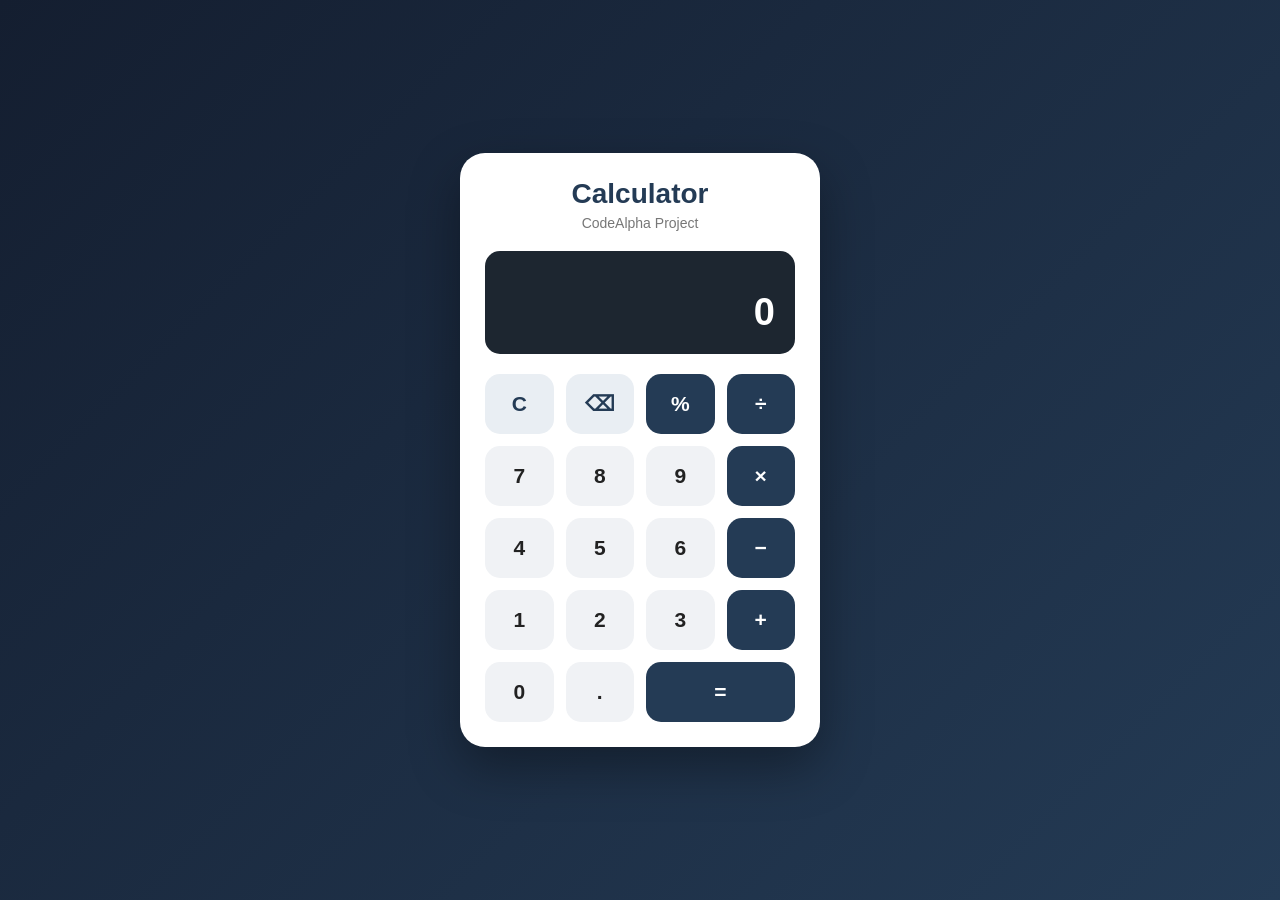
<file: CodeAlpha_Calculator/index.html>
<!DOCTYPE html>
<html lang="en">

<head>
    <meta charset="UTF-8">
    <meta name="viewport" content="width=device-width, initial-scale=1.0">

    <title>Calculator | CodeAlpha</title>

    <link rel="stylesheet" href="style.css">
</head>

<body>

    <div class="calculator">

        <div class="calculator-header">
            <h1>Calculator</h1>
            <p>CodeAlpha Project</p>
        </div>

        <div class="display">
            <div id="previous-display"></div>
            <div id="current-display">0</div>
        </div>

        
        <div class="buttons">

            <button class="special" data-action="clear">C</button>
            <button class="special" data-action="delete">⌫</button>
            <button class="operator" data-operator="%">%</button>
            <button class="operator" data-operator="/">÷</button>

            <button data-number="7">7</button>
            <button data-number="8">8</button>
            <button data-number="9">9</button>
            <button class="operator" data-operator="*">×</button>

            <button data-number="4">4</button>
            <button data-number="5">5</button>
            <button data-number="6">6</button>
            <button class="operator" data-operator="-">−</button>

            <button data-number="1">1</button>
            <button data-number="2">2</button>
            <button data-number="3">3</button>
            <button class="operator" data-operator="+">+</button>

            <button data-number="0" class="zero">0</button>
            <button data-number=".">.</button>
            <button class="equal" data-action="calculate">=</button>

        </div>

    </div>

    <script src="script.js"></script>

</body>

</html>
</file>
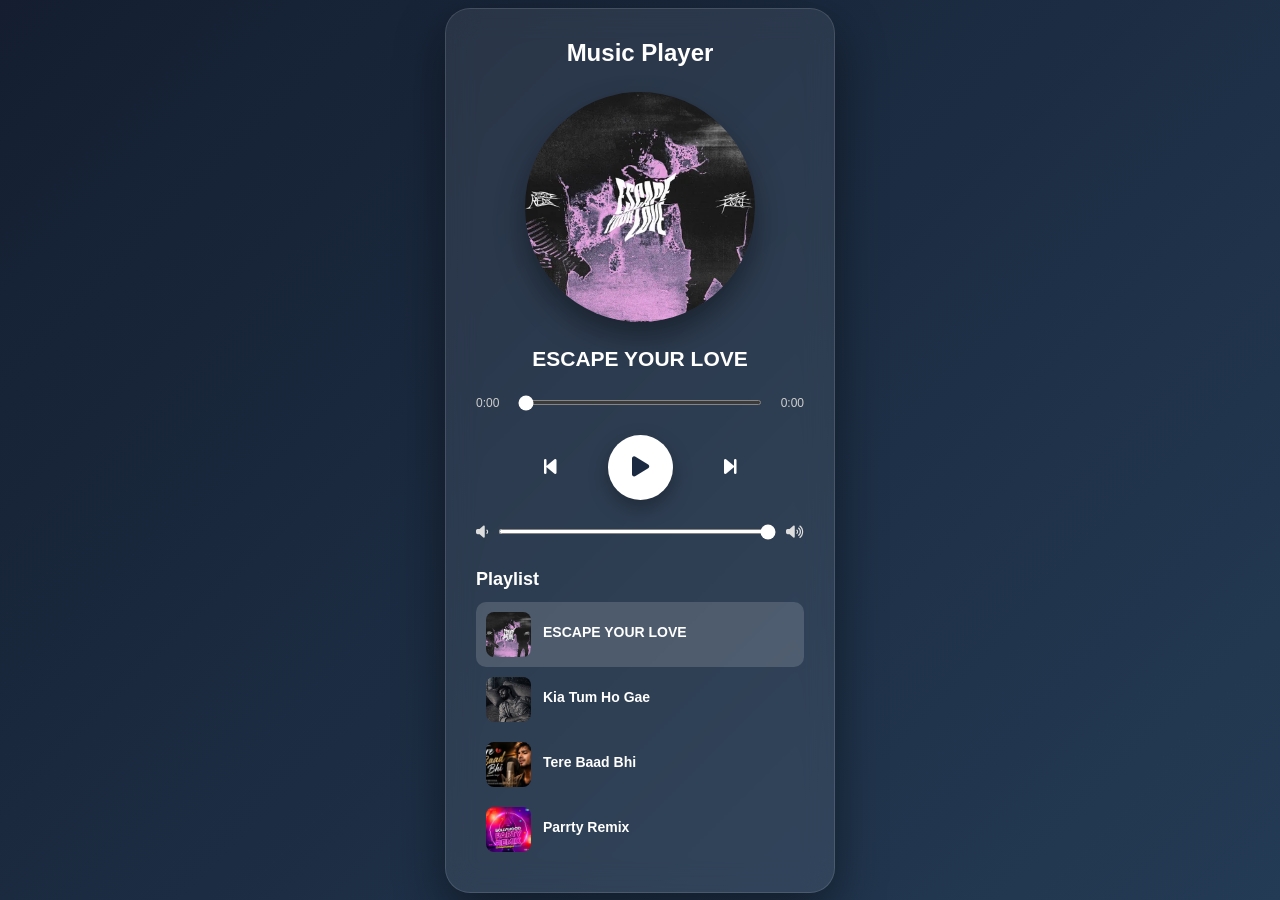
<file: Music-Player/index.html>
<!DOCTYPE html>
<html lang="en">

<head>
    <meta charset="UTF-8">
    <meta name="viewport" content="width=device-width, initial-scale=1.0">

    <title>Music Player</title>

    <link rel="stylesheet" href="style.css">

    <link
        rel="stylesheet"
        href="https://cdnjs.cloudflare.com/ajax/libs/font-awesome/6.5.2/css/all.min.css"
    >
</head>

<body>

    <div class="music-player">

        <h1>Music Player</h1>

        <div class="album-container">

            <img
                id="albumCover"
                src="images/cover1.jpg"
                alt="Album Cover"
            >

        </div>

        <div class="song-info">

            <h2 id="songTitle">Song Title</h2>

        </div>

        <div class="progress-container">

            <span id="currentTime">0:00</span>

            <input
                type="range"
                id="progressBar"
                value="0"
                min="0"
                max="100"
            >

            <span id="duration">0:00</span>

        </div>

        <div class="controls">

            <button id="previousBtn" title="Previous">
                <i class="fa-solid fa-backward-step"></i>
            </button>

            <button
                id="playBtn"
                class="play-button"
                title="Play / Pause"
            >
                <i class="fa-solid fa-play"></i>
            </button>

            <button id="nextBtn" title="Next">
                <i class="fa-solid fa-forward-step"></i>
            </button>

        </div>

        <div class="volume-container">

            <i class="fa-solid fa-volume-low"></i>

            <input
                type="range"
                id="volumeBar"
                min="0"
                max="1"
                step="0.01"
                value="1"
            >

            <i class="fa-solid fa-volume-high"></i>

        </div>

        <div class="playlist">

            <h3>Playlist</h3>

            <div id="playlistSongs"></div>

        </div>

        <audio id="audioPlayer"></audio>

    </div>

    <script src="script.js"></script>

</body>

</html>
</file>
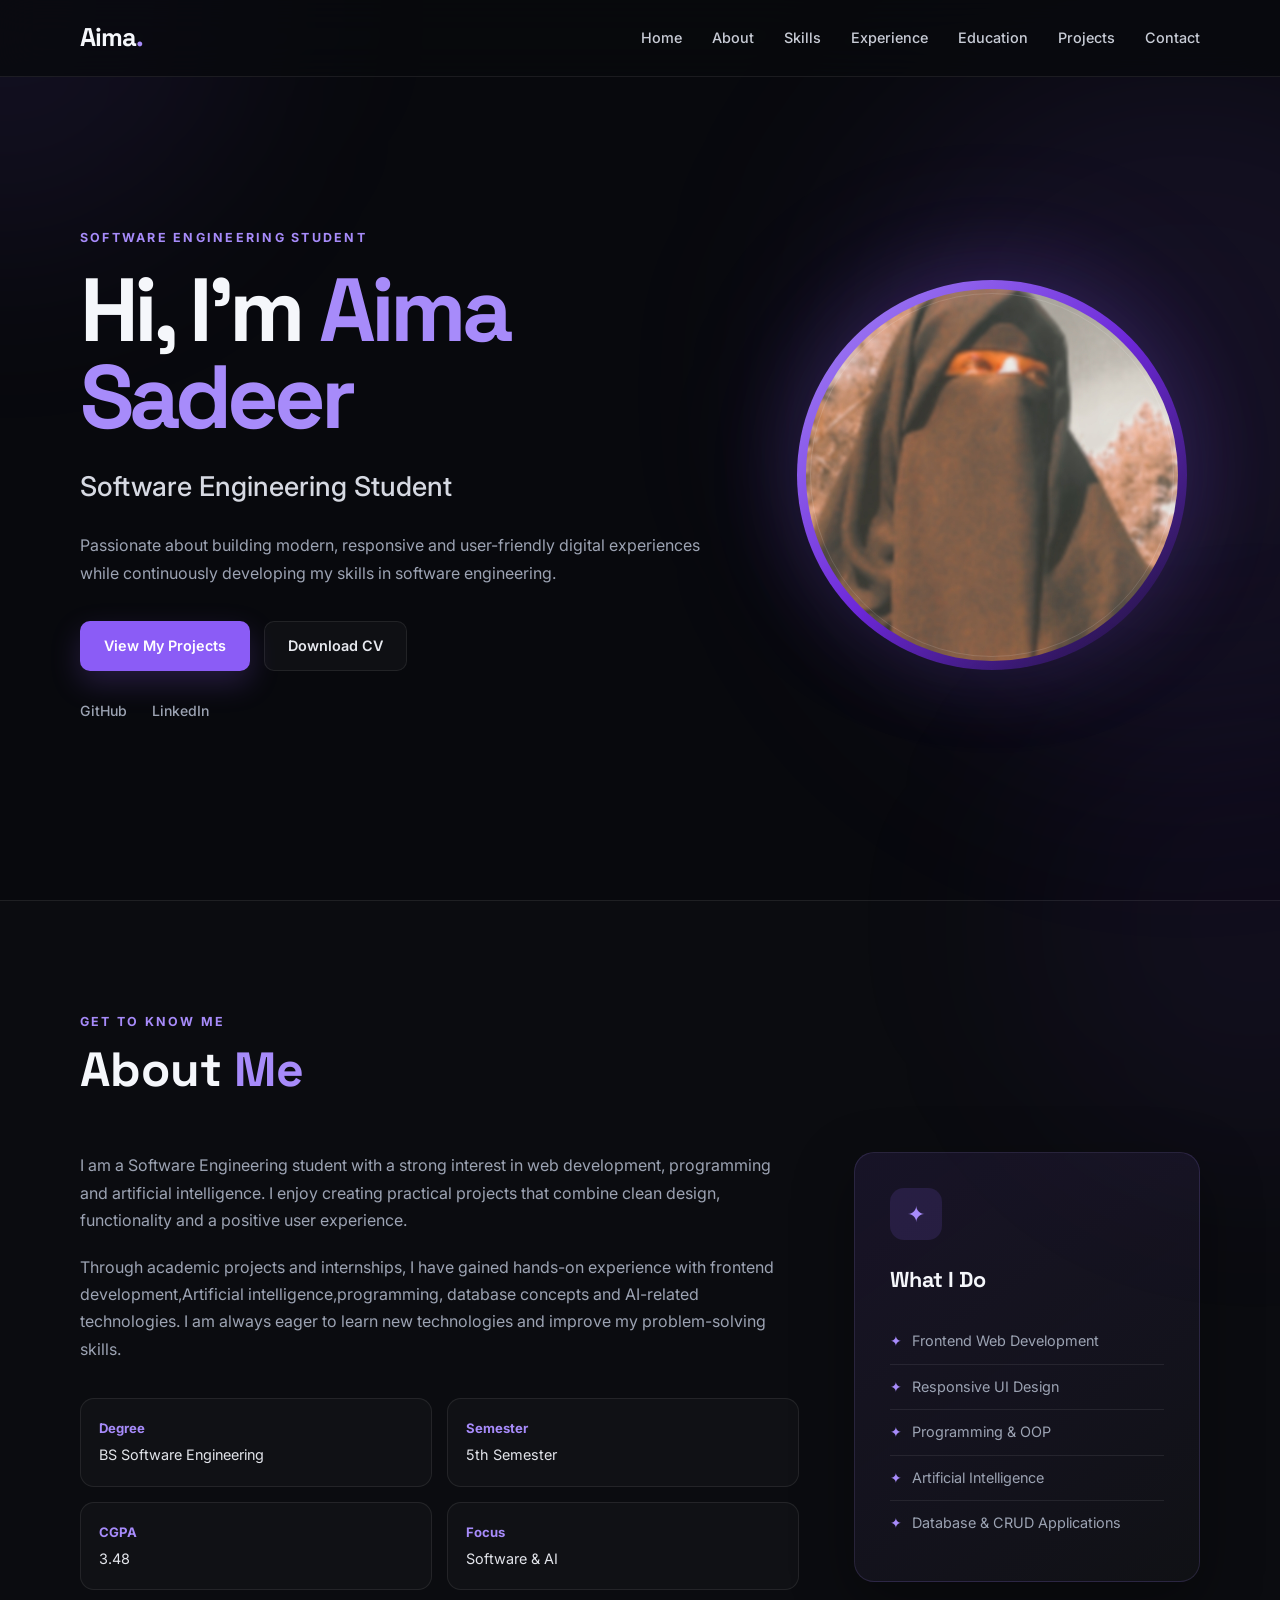
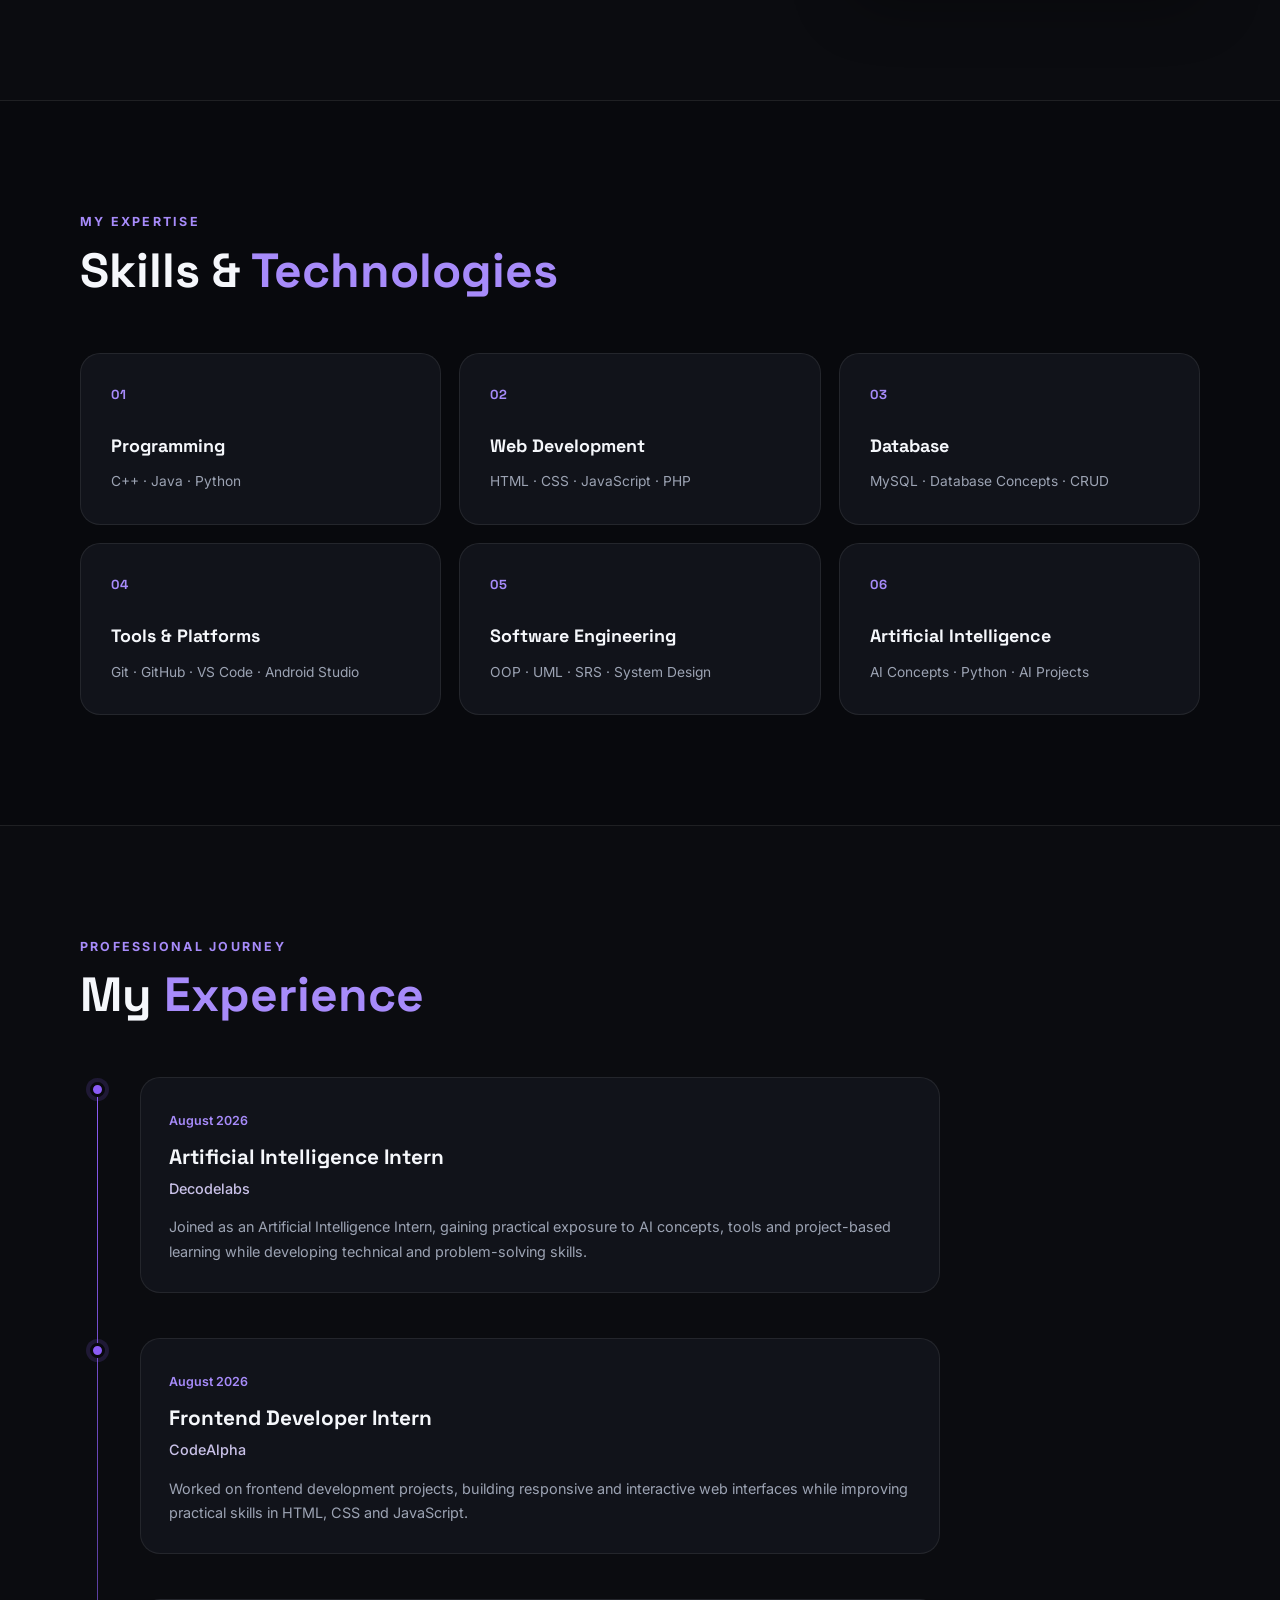
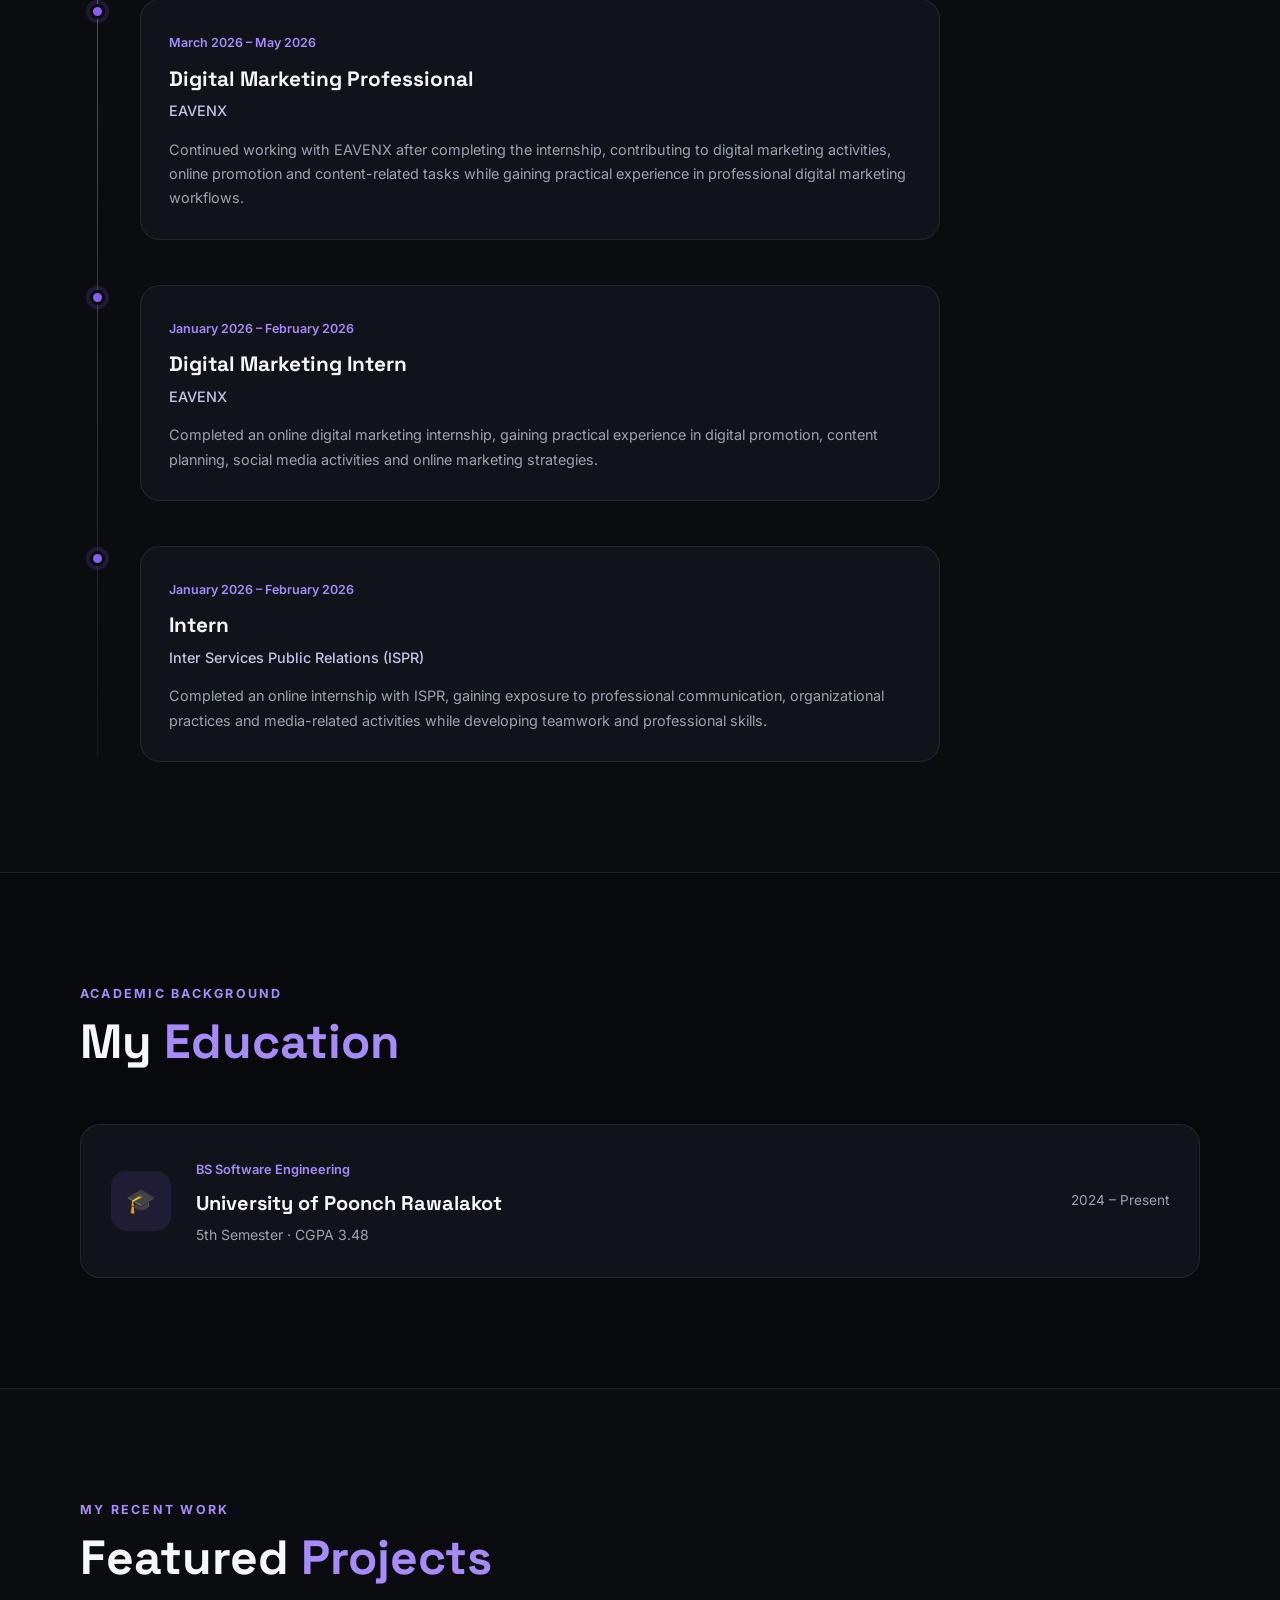
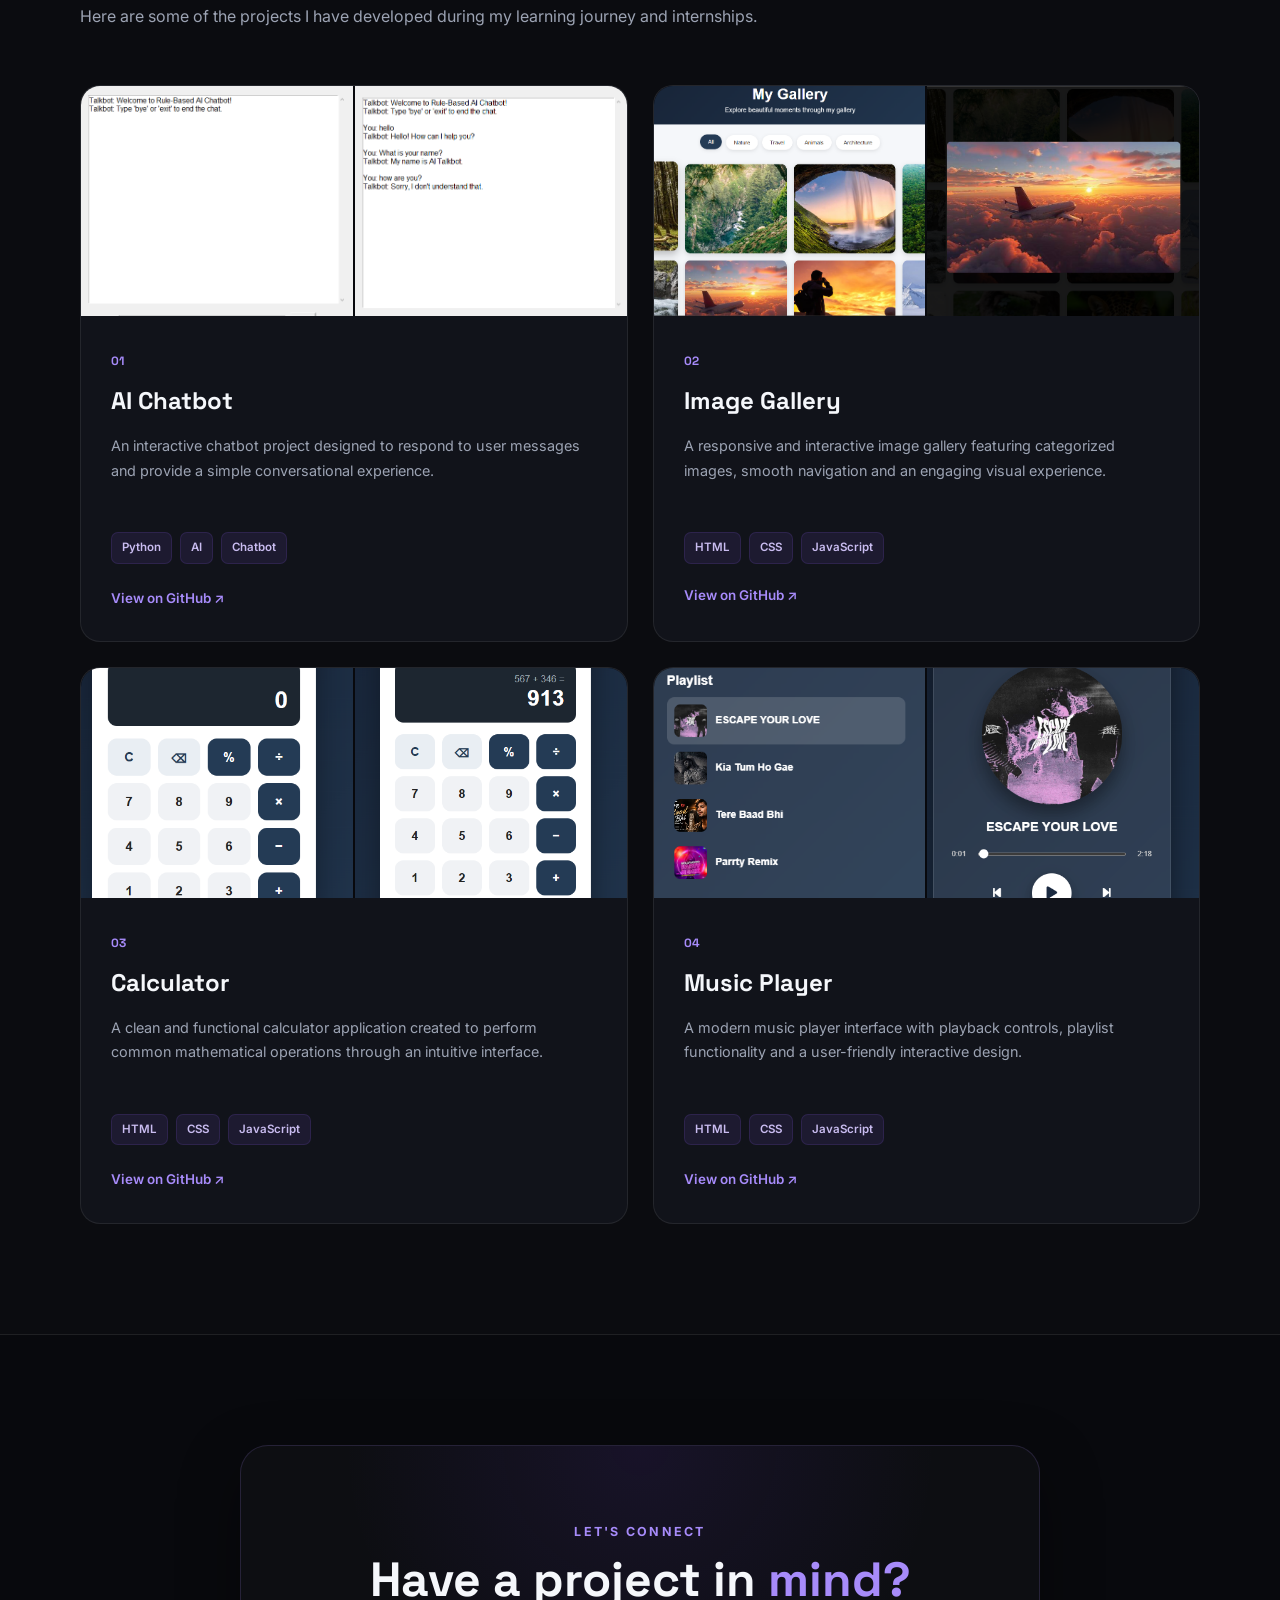
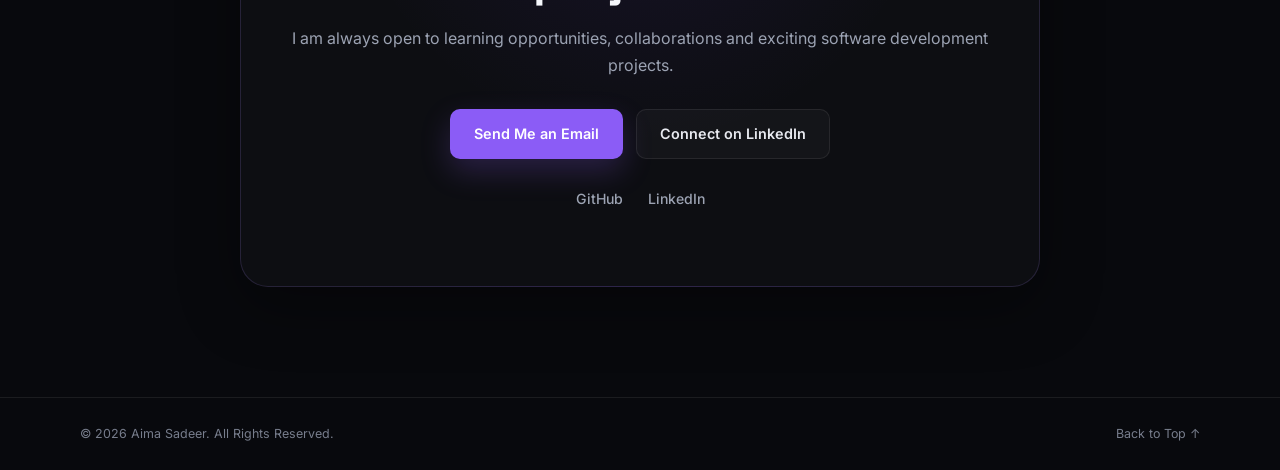
<file: My-Portfolio/index.html>
<!DOCTYPE html>
<html lang="en">
<head>
    <meta charset="UTF-8">
    <meta name="viewport" content="width=device-width, initial-scale=1.0">
    <meta name="description" content="Aima Sadeer - Software Engineering Student and AI Intern Portfolio">
    <title>Aima Sadeer | Software Engineer Portfolio</title>
    <link rel="stylesheet" href="style.css">
</head>
<body>

    <header class="header">
        <nav class="navbar container">
            <a href="#home" class="logo">Aima<span>.</span></a>

            <button class="menu-toggle" id="menuToggle" aria-label="Toggle navigation">
                <span></span>
                <span></span>
                <span></span>
            </button>

            <ul class="nav-links" id="navLinks">
                <li><a href="#home">Home</a></li>
                <li><a href="#about">About</a></li>
                <li><a href="#skills">Skills</a></li>
                <li><a href="#experience">Experience</a></li>
                <li><a href="#education">Education</a></li>
                <li><a href="#projects">Projects</a></li>
                <li><a href="#contact">Contact</a></li>
            </ul>
        </nav>
    </header>

    <main>

        <section class="hero" id="home">
            <div class="container hero-content">
                <div class="hero-text">
                    <p class="eyebrow">SOFTWARE ENGINEERING STUDENT</p>
                    <h1>Hi, I'm <span>Aima Sadeer</span></h1>
                    <h2>Software Engineering Student </h2>
                    <p class="hero-description">
                        Passionate about building modern, responsive and user-friendly digital experiences while continuously developing my skills in software engineering.
                    </p>

                    <div class="hero-buttons">
                        <a href="#projects" class="btn btn-primary">View My Projects</a>
                        <a href="assets/Aima-Sadeer-CV.pdf" class="btn btn-secondary" download>Download CV</a>
                    </div>

                    <div class="social-links">
                        <a href="https://github.com/Aima-Sadeer" target="_blank" rel="noopener noreferrer">GitHub</a>
                        <a href="https://www.linkedin.com/in/aima-khan-685179382" target="_blank" rel="noopener noreferrer">LinkedIn</a>
                    </div>
                </div>

                <div class="hero-image">
                    <div class="image-glow"></div>
                    <div class="profile-frame">
                        <img src="images/profile.jpg" alt="Aima Sadeer">
                    </div>
                </div>
            </div>
        </section>

        <section class="about section" id="about">
            <div class="container">
                <div class="section-heading">
                    <p class="eyebrow">GET TO KNOW ME</p>
                    <h2>About <span>Me</span></h2>
                </div>

                <div class="about-grid">
                    <div class="about-text">
                        <p>
                            I am a Software Engineering student with a strong interest in web development, programming and artificial intelligence. I enjoy creating practical projects that combine clean design, functionality and a positive user experience.
                        </p>
                        <p>
                            Through academic projects and internships, I have gained hands-on experience with frontend development,Artificial intelligence,programming, database concepts and AI-related technologies. I am always eager to learn new technologies and improve my problem-solving skills.
                        </p>

                        <div class="about-info">
                            <div>
                                <strong>Degree</strong>
                                <span>BS Software Engineering</span>
                            </div>
                            <div>
                                <strong>Semester</strong>
                                <span>5th Semester</span>
                            </div>
                            <div>
                                <strong>CGPA</strong>
                                <span>3.48</span>
                            </div>
                            <div>
                                <strong>Focus</strong>
                                <span>Software & AI</span>
                            </div>
                        </div>
                    </div>

                    <div class="about-card">
                        <div class="about-card-icon">✦</div>
                        <h3>What I Do</h3>
                        <ul>
                            <li>Frontend Web Development</li>
                            <li>Responsive UI Design</li>
                            <li>Programming & OOP</li>
                            <li>Artificial Intelligence</li>
                            <li>Database & CRUD Applications</li>
                        </ul>
                    </div>
                </div>
            </div>
        </section>

        <section class="skills section" id="skills">
            <div class="container">
                <div class="section-heading">
                    <p class="eyebrow">MY EXPERTISE</p>
                    <h2>Skills & <span>Technologies</span></h2>
                </div>

                <div class="skills-grid">
                    <div class="skill-card">
                        <div class="skill-icon">01</div>
                        <h3>Programming</h3>
                        <p>C++ · Java · Python</p>
                    </div>

                    <div class="skill-card">
                        <div class="skill-icon">02</div>
                        <h3>Web Development</h3>
                        <p>HTML · CSS · JavaScript · PHP</p>
                    </div>

                    <div class="skill-card">
                        <div class="skill-icon">03</div>
                        <h3>Database</h3>
                        <p>MySQL · Database Concepts · CRUD</p>
                    </div>

                    <div class="skill-card">
                        <div class="skill-icon">04</div>
                        <h3>Tools & Platforms</h3>
                        <p>Git · GitHub · VS Code · Android Studio</p>
                    </div>

                    <div class="skill-card">
                        <div class="skill-icon">05</div>
                        <h3>Software Engineering</h3>
                        <p>OOP · UML · SRS · System Design</p>
                    </div>

                    <div class="skill-card">
                        <div class="skill-icon">06</div>
                        <h3>Artificial Intelligence</h3>
                        <p>AI Concepts · Python · AI Projects</p>
                    </div>
                </div>
            </div>
        </section>

        <section class="experience section" id="experience">
            <div class="container">
                <div class="section-heading">
                    <p class="eyebrow">PROFESSIONAL JOURNEY</p>
                    <h2>My <span>Experience</span></h2>
                </div>

                <div class="timeline">

                    <div class="timeline-item">
                        <div class="timeline-dot"></div>
                        <div class="timeline-content">
                            <span class="timeline-date">August 2026</span>
                            <h3>Artificial Intelligence Intern</h3>
                            <h4>Decodelabs</h4>
                            <p>
                                Joined as an Artificial Intelligence Intern, gaining practical exposure to AI concepts, tools and project-based learning while developing technical and problem-solving skills.
                            </p>
                        </div>
                    </div>

                    <div class="timeline-item">
                        <div class="timeline-dot"></div>
                        <div class="timeline-content">
                            <span class="timeline-date">August 2026</span>
                            <h3>Frontend Developer Intern</h3>
                            <h4>CodeAlpha</h4>
                            <p>
                                Worked on frontend development projects, building responsive and interactive web interfaces while improving practical skills in HTML, CSS and JavaScript.
                            </p>
                        </div>
                    </div>
                    <div class="timeline-item">
    <div class="timeline-dot"></div>
    <div class="timeline-content">
        <span class="timeline-date">March 2026 – May 2026</span>
        <h3>Digital Marketing Professional</h3>
        <h4>EAVENX</h4>
        <p>
            Continued working with EAVENX after completing the internship, contributing to digital marketing activities, online promotion and content-related tasks while gaining practical experience in professional digital marketing workflows.
        </p>
    </div>
</div>

<div class="timeline-item">
    <div class="timeline-dot"></div>
    <div class="timeline-content">
        <span class="timeline-date">January 2026 – February 2026</span>
        <h3>Digital Marketing Intern</h3>
        <h4>EAVENX</h4>
        <p>
            Completed an online digital marketing internship, gaining practical experience in digital promotion, content planning, social media activities and online marketing strategies.
        </p>
    </div>
</div>

<div class="timeline-item">
    <div class="timeline-dot"></div>
    <div class="timeline-content">
        <span class="timeline-date">January 2026 – February 2026</span>
        <h3>Intern</h3>
        <h4>Inter Services Public Relations (ISPR)</h4>
        <p>
            Completed an online internship with ISPR, gaining exposure to professional communication, organizational practices and media-related activities while developing teamwork and professional skills.
        </p>
    </div>
</div>

                </div>
            </div>
        </section>

        <section class="education section" id="education">
            <div class="container">
                <div class="section-heading">
                    <p class="eyebrow">ACADEMIC BACKGROUND</p>
                    <h2>My <span>Education</span></h2>
                </div>

                <div class="education-card">
                    <div class="education-icon">🎓</div>
                    <div class="education-content">
                        <span>BS Software Engineering</span>
                        <h3>University of Poonch Rawalakot</h3>
                        <p>5th Semester · CGPA 3.48</p>
                    </div>
                    <div class="education-year">2024 – Present</div>
                </div>
            </div>
        </section>

        <section class="projects section" id="projects">
            <div class="container">
                <div class="section-heading">
                    <p class="eyebrow">MY RECENT WORK</p>
                    <h2>Featured <span>Projects</span></h2>
                    <p>Here are some of the projects I have developed during my learning journey and internships.</p>
                </div>

                <div class="projects-grid">

                    <article class="project-card">
                        <div class="project-images">
                            <img src="images/chatbot-1.jpg" alt="AI Chatbot Screenshot 1">
                            <img src="images/chatbot-2.jpg" alt="AI Chatbot Screenshot 2">
                        </div>
                        <div class="project-content">
                            <span class="project-number">01</span>
                            <h3>AI Chatbot</h3>
                            <p>
                                An interactive chatbot project designed to respond to user messages and provide a simple conversational experience.
                            </p>
                            <div class="project-tags">
                                <span>Python</span>
                                <span>AI</span>
                                <span>Chatbot</span>
                            </div>
                            <a href="https://github.com/Aima-Sadeer/AI-Chatbot" target="_blank" rel="noopener noreferrer" class="project-link">View on GitHub ↗</a>
                        </div>
                    </article>

                    <article class="project-card">
                        <div class="project-images">
                            <img src="images/image-gallery-1.jpg" alt="Image Gallery Screenshot 1">
                            <img src="images/image-gallery-2.jpg" alt="Image Gallery Screenshot 2">
                        </div>
                        <div class="project-content">
                            <span class="project-number">02</span>
                            <h3>Image Gallery</h3>
                            <p>
                                A responsive and interactive image gallery featuring categorized images, smooth navigation and an engaging visual experience.
                            </p>
                            <div class="project-tags">
                                <span>HTML</span>
                                <span>CSS</span>
                                <span>JavaScript</span>
                            </div>
                            <div class="project-buttons">
                        
                                <a href="https://github.com/Aima-Sadeer/CodeAlpha_ImageGallery" target="_blank" rel="noopener noreferrer" class="project-link">View on GitHub ↗</a>
                            </div>
                        </div>
                    </article>

                    <article class="project-card">
                        <div class="project-images">
                            <img src="images/calculator-1.jpg" alt="Calculator Screenshot 1">
                            <img src="images/calculator-2.jpg" alt="Calculator Screenshot 2">
                        </div>
                        <div class="project-content">
                            <span class="project-number">03</span>
                            <h3>Calculator</h3>
                            <p>
                                A clean and functional calculator application created to perform common mathematical operations through an intuitive interface.
                            </p>
                            <div class="project-tags">
                                <span>HTML</span>
                                <span>CSS</span>
                                <span>JavaScript</span>
                            </div>
                            <a href="https://github.com/Aima-Sadeer/CodeAlpha_Calculator" target="_blank" rel="noopener noreferrer" class="project-link">View on GitHub ↗</a>
                        </div>
                    </article>

                    <article class="project-card">
                        <div class="project-images">
                            <img src="images/music-player-1.png" alt="Music Player Screenshot 1">
                            <img src="images/music-player-2.png" alt="Music Player Screenshot 2">
                        </div>
                        <div class="project-content">
                            <span class="project-number">04</span>
                            <h3>Music Player</h3>
                            <p>
                                A modern music player interface with playback controls, playlist functionality and a user-friendly interactive design.
                            </p>
                            <div class="project-tags">
                                <span>HTML</span>
                                <span>CSS</span>
                                <span>JavaScript</span>
                            </div>
                            <a href="https://github.com/Aima-Sadeer/Music-Player" target="_blank" rel="noopener noreferrer" class="project-link">View on GitHub ↗</a>
                        </div>
                    </article>

                </div>
            </div>
        </section>

        <section class="contact section" id="contact">
            <div class="container">
                <div class="contact-box">
                    <div class="section-heading">
                        <p class="eyebrow">LET'S CONNECT</p>
                        <h2>Have a project in <span>mind?</span></h2>
                        <p>
                            I am always open to learning opportunities, collaborations and exciting software development projects.
                        </p>
                    </div>

                    <div class="contact-buttons">
                        <a href="mailto:aimakhan2101@gmail.com" class="btn btn-primary">Send Me an Email</a>
                        <a href="https://www.linkedin.com/in/aima-khan-685179382" target="_blank" rel="noopener noreferrer" class="btn btn-secondary">Connect on LinkedIn</a>
                    </div>

                    <div class="contact-socials">
                        <a href="https://github.com/Aima-Sadeer" target="_blank" rel="noopener noreferrer">GitHub</a>
                        <a href="https://www.linkedin.com/in/aima-khan-685179382" target="_blank" rel="noopener noreferrer">LinkedIn</a>
                    </div>
                </div>
            </div>
        </section>

    </main>

    <footer class="footer">
        <div class="container footer-content">
            <p>© 2026 Aima Sadeer. All Rights Reserved.</p>
            <a href="#home">Back to Top ↑</a>
        </div>
    </footer>

    <script src="script.js"></script>
</body>
</html>
</file>
<file: CodeAlpha_Calculator/style.css>
* {
    margin: 0;
    padding: 0;
    box-sizing: border-box;
}

body {
    min-height: 100vh;

    display: flex;
    justify-content: center;
    align-items: center;

    font-family: Arial, sans-serif;

    background: linear-gradient(135deg, #141e30, #243b55);

    padding: 20px;
}

/* Calculator */

.calculator {
    width: 360px;

    background: #ffffff;

    border-radius: 25px;

    padding: 25px;

    box-shadow: 0 20px 50px rgba(0, 0, 0, 0.35);
}

/* Header */

.calculator-header {
    text-align: center;

    margin-bottom: 20px;
}

.calculator-header h1 {
    font-size: 28px;

    color: #243b55;

    margin-bottom: 5px;
}

.calculator-header p {
    color: #777;

    font-size: 14px;
}

/* Display */

.display {
    background: #1d2630;

    color: white;

    border-radius: 15px;

    padding: 20px;

    margin-bottom: 20px;

    min-height: 100px;

    display: flex;

    flex-direction: column;

    justify-content: flex-end;

    align-items: flex-end;

    overflow: hidden;
}

#previous-display {
    color: #9ba5ad;

    font-size: 16px;

    min-height: 20px;
}

#current-display {
    font-size: 38px;

    font-weight: bold;

    word-break: break-all;
}

/* Buttons */

.buttons {
    display: grid;

    grid-template-columns: repeat(4, 1fr);

    gap: 12px;
}

button {
    height: 60px;

    border: none;

    border-radius: 15px;

    background: #f0f2f5;

    color: #222;

    font-size: 21px;

    font-weight: bold;

    cursor: pointer;

    transition: 0.2s;
}

button:hover {
    transform: translateY(-3px);

    background: #dfe3e8;
}

button:active {
    transform: scale(0.95);
}

/* Operators */

.operator {
    background: #243b55;

    color: white;
}

.operator:hover {
    background: #141e30;
}

/* Special Buttons */

.special {
    background: #e9eef3;

    color: #243b55;
}

/* Equal */

.equal {
    background: #243b55;
    color: white;
    grid-column: span 2;
}

.equal:hover {
    background: #141e30;
}

.equal:hover {
    background: #141e30;
}

/* Zero */

.zero {
    grid-column: span 1;
}

/* Mobile */

@media (max-width: 450px) {

    .calculator {
        width: 100%;

        max-width: 360px;

        padding: 20px;
    }

    button {
        height: 55px;

        font-size: 19px;
    }

    #current-display {
        font-size: 32px;
    }

}
</file>
<file: Music-Player/style.css>
* {
    margin: 0;
    padding: 0;
    box-sizing: border-box;
}

body {
    min-height: 100vh;
    display: flex;
    justify-content: center;
    align-items: center;
    font-family: Arial, sans-serif;
    background: linear-gradient(135deg, #141e30, #243b55);
    color: white;
}

.music-player {
    width: 390px;
    padding: 30px;
    border-radius: 25px;
    background: rgba(255, 255, 255, 0.08);
    backdrop-filter: blur(15px);
    box-shadow: 0 20px 50px rgba(0, 0, 0, 0.45);
    border: 1px solid rgba(255, 255, 255, 0.12);
}

.music-player h1 {
    text-align: center;
    font-size: 24px;
    margin-bottom: 25px;
}

.album-container {
    width: 230px;
    height: 230px;
    margin: auto;
    border-radius: 50%;
    overflow: hidden;
    box-shadow: 0 15px 30px rgba(0, 0, 0, 0.4);
}

.album-container img {
    width: 100%;
    height: 100%;
    object-fit: cover;
}

.song-info {
    text-align: center;
    margin-top: 25px;
}

.song-info h2 {
    font-size: 21px;
    margin-bottom: 8px;
}

.song-info p {
    color: #bdbdbd;
    font-size: 14px;
}

.progress-container {
    display: flex;
    align-items: center;
    gap: 10px;
    margin-top: 25px;
}

.progress-container span {
    font-size: 12px;
    color: #cfcfcf;
    min-width: 32px;
}

#duration {
    text-align: right;
}

input[type="range"] {
    width: 100%;
    height: 5px;
    cursor: pointer;
    accent-color: white;
}

.controls {
    display: flex;
    justify-content: center;
    align-items: center;
    gap: 35px;
    margin-top: 25px;
}

.controls button {
    width: 45px;
    height: 45px;
    border: none;
    border-radius: 50%;
    background: transparent;
    color: white;
    font-size: 20px;
    cursor: pointer;
    transition: 0.3s;
}

.controls button:hover {
    transform: scale(1.1);
}

.play-button {
    width: 65px !important;
    height: 65px !important;
    background: white !important;
    color: #1b2a41 !important;
    font-size: 23px !important;
    box-shadow: 0 8px 20px rgba(0, 0, 0, 0.3);
}

.volume-container {
    display: flex;
    align-items: center;
    gap: 10px;
    margin-top: 25px;
}

.volume-container i {
    font-size: 14px;
    color: #ddd;
}

.playlist {
    margin-top: 30px;
}

.playlist h3 {
    margin-bottom: 12px;
    font-size: 18px;
}

.song-item {
    display: flex;
    align-items: center;
    gap: 12px;
    padding: 10px;
    border-radius: 10px;
    cursor: pointer;
    transition: 0.3s;
}

.song-item:hover {
    background: rgba(255, 255, 255, 0.1);
}

.song-item.active {
    background: rgba(255, 255, 255, 0.15);
}

.song-item img {
    width: 45px;
    height: 45px;
    border-radius: 8px;
    object-fit: cover;
}

.song-details {
    flex: 1;
}

.song-details h4 {
    font-size: 14px;
    margin-bottom: 4px;
}

.song-details p {
    font-size: 12px;
    color: #aaa;
}

@media (max-width: 450px) {
    .music-player {
        width: 92%;
        padding: 22px;
    }

    .album-container {
        width: 190px;
        height: 190px;
    }
}
</file>
<file: My-Portfolio/style.css>
@import url('https://fonts.googleapis.com/css2?family=Inter:wght@400;500;600;700&family=Space+Grotesk:wght@500;600;700&display=swap');

:root {
    --bg: #08090d;
    --bg-light: #101218;
    --card: #11131a;
    --card-hover: #171a23;
    --text: #f5f7fb;
    --muted: #9ca3b3;
    --accent: #8b5cf6;
    --accent-light: #a78bfa;
    --accent-dark: #6d28d9;
    --border: rgba(255, 255, 255, 0.08);
    --shadow: 0 20px 60px rgba(0, 0, 0, 0.35);
    --radius: 20px;
    --transition: 0.3s ease;
}

* {
    margin: 0;
    padding: 0;
    box-sizing: border-box;
}

html {
    scroll-behavior: smooth;
    scroll-padding-top: 90px;
}

body {
    font-family: 'Inter', sans-serif;
    background: var(--bg);
    color: var(--text);
    line-height: 1.7;
    overflow-x: hidden;
}

body::before {
    content: "";
    position: fixed;
    width: 500px;
    height: 500px;
    top: -250px;
    left: -250px;
    background: rgba(139, 92, 246, 0.08);
    border-radius: 50%;
    filter: blur(100px);
    pointer-events: none;
    z-index: -1;
}

body::after {
    content: "";
    position: fixed;
    width: 450px;
    height: 450px;
    bottom: -250px;
    right: -200px;
    background: rgba(124, 58, 237, 0.06);
    border-radius: 50%;
    filter: blur(100px);
    pointer-events: none;
    z-index: -1;
}

a {
    color: inherit;
    text-decoration: none;
}

button {
    font-family: inherit;
}

img {
    max-width: 100%;
    display: block;
}

.container {
    width: min(1120px, 92%);
    margin: 0 auto;
}

.section {
    padding: 110px 0;
}

.section-heading {
    max-width: 700px;
    margin-bottom: 55px;
}

.section-heading .eyebrow {
    margin-bottom: 10px;
}

.section-heading h2 {
    font-family: 'Space Grotesk', sans-serif;
    font-size: clamp(2rem, 4vw, 3rem);
    line-height: 1.15;
    margin-bottom: 18px;
}

.section-heading h2 span {
    color: var(--accent-light);
}

.section-heading > p:last-child {
    color: var(--muted);
}

.eyebrow {
    color: var(--accent-light);
    font-size: 0.78rem;
    font-weight: 700;
    letter-spacing: 0.18em;
    text-transform: uppercase;
}

.header {
    position: fixed;
    top: 0;
    left: 0;
    width: 100%;
    z-index: 1000;
    background: rgba(8, 9, 13, 0.78);
    backdrop-filter: blur(18px);
    border-bottom: 1px solid var(--border);
}

.navbar {
    min-height: 76px;
    display: flex;
    align-items: center;
    justify-content: space-between;
}

.logo {
    font-family: 'Space Grotesk', sans-serif;
    font-size: 1.6rem;
    font-weight: 700;
    letter-spacing: -0.04em;
}

.logo span {
    color: var(--accent-light);
}

.nav-links {
    display: flex;
    align-items: center;
    gap: 30px;
    list-style: none;
}

.nav-links a {
    color: #c8ccd6;
    font-size: 0.9rem;
    font-weight: 500;
    transition: var(--transition);
    position: relative;
}

.nav-links a::after {
    content: "";
    position: absolute;
    left: 0;
    bottom: -7px;
    width: 0;
    height: 2px;
    background: var(--accent-light);
    transition: var(--transition);
}

.nav-links a:hover {
    color: #fff;
}

.nav-links a:hover::after {
    width: 100%;
}

.menu-toggle {
    display: none;
    border: 0;
    background: transparent;
    cursor: pointer;
    padding: 8px;
}

.menu-toggle span {
    display: block;
    width: 26px;
    height: 2px;
    margin: 5px 0;
    background: #fff;
    transition: var(--transition);
}

.hero {
    min-height: 100vh;
    display: flex;
    align-items: center;
    padding: 140px 0 90px;
    position: relative;
}

.hero::before {
    content: "";
    position: absolute;
    width: 700px;
    height: 700px;
    top: 5%;
    right: -20%;
    background: rgba(139, 92, 246, 0.09);
    border-radius: 50%;
    filter: blur(110px);
    pointer-events: none;
}

.hero-content {
    display: grid;
    grid-template-columns: 1.2fr 0.8fr;
    align-items: center;
    gap: 80px;
}

.hero-text {
    position: relative;
    z-index: 1;
}

.hero-text .eyebrow {
    margin-bottom: 18px;
}

.hero h1 {
    font-family: 'Space Grotesk', sans-serif;
    font-size: clamp(3rem, 7vw, 5.8rem);
    line-height: 0.98;
    letter-spacing: -0.055em;
    margin-bottom: 22px;
}

.hero h1 span {
    color: var(--accent-light);
}

.hero h2 {
    color: #d6d9e2;
    font-size: clamp(1.2rem, 2.4vw, 1.7rem);
    font-weight: 500;
    margin-bottom: 22px;
}

.hero-description {
    max-width: 620px;
    color: var(--muted);
    font-size: 1rem;
}

.hero-buttons {
    display: flex;
    flex-wrap: wrap;
    gap: 14px;
    margin-top: 34px;
}

.btn {
    display: inline-flex;
    align-items: center;
    justify-content: center;
    min-height: 50px;
    padding: 0 23px;
    border-radius: 10px;
    font-size: 0.9rem;
    font-weight: 600;
    border: 1px solid transparent;
    transition: var(--transition);
}

.btn-primary {
    background: var(--accent);
    color: #fff;
    box-shadow: 0 12px 30px rgba(139, 92, 246, 0.22);
}

.btn-primary:hover {
    background: var(--accent-dark);
    transform: translateY(-3px);
    box-shadow: 0 16px 35px rgba(139, 92, 246, 0.3);
}

.btn-secondary {
    border-color: var(--border);
    background: rgba(255, 255, 255, 0.03);
    color: #e7e9ef;
}

.btn-secondary:hover {
    background: rgba(255, 255, 255, 0.08);
    border-color: rgba(167, 139, 250, 0.4);
    transform: translateY(-3px);
}

.social-links {
    display: flex;
    gap: 25px;
    margin-top: 28px;
}

.social-links a,
.contact-socials a {
    color: var(--muted);
    font-size: 0.88rem;
    font-weight: 500;
    transition: var(--transition);
}

.social-links a:hover,
.contact-socials a:hover {
    color: var(--accent-light);
}

.hero-image {
    display: flex;
    justify-content: center;
    position: relative;
}

.profile-frame {
    width: min(390px, 80vw);
    aspect-ratio: 1;
    border-radius: 50%;
    padding: 9px;
    background: linear-gradient(135deg, var(--accent-light), var(--accent-dark), transparent);
    box-shadow: 0 0 90px rgba(139, 92, 246, 0.18);
    position: relative;
    z-index: 2;
}

.profile-frame::before {
    content: "";
    position: absolute;
    inset: 13px;
    border: 1px solid rgba(255, 255, 255, 0.12);
    border-radius: 50%;
    z-index: 2;
    pointer-events: none;
}

.profile-frame img {
    width: 100%;
    height: 100%;
    object-fit: cover;
    border-radius: 50%;
    background: var(--card);
}

.image-glow {
    position: absolute;
    width: 85%;
    height: 85%;
    border-radius: 50%;
    background: rgba(139, 92, 246, 0.18);
    filter: blur(70px);
}

.about {
    background: rgba(255, 255, 255, 0.015);
    border-top: 1px solid var(--border);
    border-bottom: 1px solid var(--border);
}

.about-grid {
    display: grid;
    grid-template-columns: 1.35fr 0.65fr;
    gap: 55px;
    align-items: start;
}

.about-text > p {
    color: var(--muted);
    margin-bottom: 20px;
}

.about-info {
    display: grid;
    grid-template-columns: repeat(2, 1fr);
    gap: 15px;
    margin-top: 35px;
}

.about-info div {
    padding: 18px;
    border: 1px solid var(--border);
    border-radius: 14px;
    background: rgba(255, 255, 255, 0.025);
}

.about-info strong,
.about-info span {
    display: block;
}

.about-info strong {
    font-size: 0.82rem;
    color: var(--accent-light);
    margin-bottom: 4px;
}

.about-info span {
    font-size: 0.9rem;
    color: #e3e5eb;
}

.about-card {
    padding: 35px;
    background: linear-gradient(145deg, rgba(139, 92, 246, 0.1), rgba(255, 255, 255, 0.025));
    border: 1px solid rgba(167, 139, 250, 0.15);
    border-radius: var(--radius);
    box-shadow: var(--shadow);
}

.about-card-icon {
    width: 52px;
    height: 52px;
    display: grid;
    place-items: center;
    background: rgba(139, 92, 246, 0.14);
    color: var(--accent-light);
    border-radius: 14px;
    font-size: 1.4rem;
    margin-bottom: 22px;
}

.about-card h3 {
    font-family: 'Space Grotesk', sans-serif;
    font-size: 1.35rem;
    margin-bottom: 20px;
}

.about-card ul {
    list-style: none;
}

.about-card li {
    color: var(--muted);
    padding: 10px 0;
    border-bottom: 1px solid var(--border);
    font-size: 0.9rem;
}

.about-card li:last-child {
    border-bottom: 0;
}

.about-card li::before {
    content: "✦";
    color: var(--accent-light);
    margin-right: 10px;
}

.skills-grid {
    display: grid;
    grid-template-columns: repeat(3, 1fr);
    gap: 18px;
}

.skill-card {
    padding: 30px;
    border: 1px solid var(--border);
    border-radius: var(--radius);
    background: var(--card);
    transition: var(--transition);
}

.skill-card:hover {
    transform: translateY(-7px);
    background: var(--card-hover);
    border-color: rgba(167, 139, 250, 0.3);
    box-shadow: var(--shadow);
}

.skill-icon {
    color: var(--accent-light);
    font-family: 'Space Grotesk', sans-serif;
    font-weight: 700;
    font-size: 0.82rem;
    margin-bottom: 25px;
}

.skill-card h3 {
    font-family: 'Space Grotesk', sans-serif;
    font-size: 1.12rem;
    margin-bottom: 9px;
}

.skill-card p {
    color: var(--muted);
    font-size: 0.86rem;
}

.experience {
    background: rgba(255, 255, 255, 0.015);
    border-top: 1px solid var(--border);
    border-bottom: 1px solid var(--border);
}

.timeline {
    max-width: 850px;
    position: relative;
    margin-left: 10px;
}

.timeline::before {
    content: "";
    position: absolute;
    left: 7px;
    top: 5px;
    bottom: 5px;
    width: 1px;
    background: linear-gradient(to bottom, var(--accent), rgba(139, 92, 246, 0.08));
}

.timeline-item {
    position: relative;
    padding-left: 50px;
    padding-bottom: 45px;
}

.timeline-item:last-child {
    padding-bottom: 0;
}

.timeline-dot {
    position: absolute;
    left: 0;
    top: 5px;
    width: 15px;
    height: 15px;
    border-radius: 50%;
    background: var(--accent);
    border: 3px solid var(--bg);
    box-shadow: 0 0 0 4px rgba(139, 92, 246, 0.16);
}

.timeline-content {
    padding: 28px;
    background: var(--card);
    border: 1px solid var(--border);
    border-radius: var(--radius);
}

.timeline-date {
    display: inline-block;
    color: var(--accent-light);
    font-size: 0.78rem;
    font-weight: 600;
    margin-bottom: 8px;
}

.timeline-content h3 {
    font-family: 'Space Grotesk', sans-serif;
    font-size: 1.3rem;
    margin-bottom: 2px;
}

.timeline-content h4 {
    color: #c9c1e8;
    font-size: 0.9rem;
    font-weight: 500;
    margin-bottom: 14px;
}

.timeline-content p {
    color: var(--muted);
    font-size: 0.9rem;
}

.education-card {
    display: grid;
    grid-template-columns: auto 1fr auto;
    align-items: center;
    gap: 25px;
    padding: 30px;
    background: var(--card);
    border: 1px solid var(--border);
    border-radius: var(--radius);
    transition: var(--transition);
}

.education-card:hover {
    border-color: rgba(167, 139, 250, 0.3);
    transform: translateY(-4px);
}

.education-icon {
    width: 60px;
    height: 60px;
    display: grid;
    place-items: center;
    background: rgba(139, 92, 246, 0.12);
    border-radius: 15px;
    font-size: 1.5rem;
}

.education-content > span {
    color: var(--accent-light);
    font-size: 0.8rem;
    font-weight: 600;
}

.education-content h3 {
    font-family: 'Space Grotesk', sans-serif;
    font-size: 1.25rem;
    margin: 3px 0;
}

.education-content p {
    color: var(--muted);
    font-size: 0.88rem;
}

.education-year {
    color: var(--muted);
    font-size: 0.85rem;
}

.projects {
    background: rgba(255, 255, 255, 0.015);
    border-top: 1px solid var(--border);
    border-bottom: 1px solid var(--border);
}

.projects-grid {
    display: grid;
    grid-template-columns: repeat(2, 1fr);
    gap: 25px;
}

.project-card {
    overflow: hidden;
    background: var(--card);
    border: 1px solid var(--border);
    border-radius: var(--radius);
    transition: var(--transition);
}

.project-card:hover {
    transform: translateY(-8px);
    border-color: rgba(167, 139, 250, 0.3);
    box-shadow: var(--shadow);
}

.project-images {
    display: grid;
    grid-template-columns: 1fr 1fr;
    gap: 2px;
    background: var(--bg);
    overflow: hidden;
}

.project-images img {
    width: 100%;
    height: 230px;
    object-fit: cover;
    transition: transform 0.5s ease;
}

.project-card:hover .project-images img {
    transform: scale(1.035);
}

.project-content {
    padding: 30px;
}

.project-number {
    color: var(--accent-light);
    font-family: 'Space Grotesk', sans-serif;
    font-size: 0.75rem;
    font-weight: 700;
}

.project-content h3 {
    font-family: 'Space Grotesk', sans-serif;
    font-size: 1.5rem;
    margin: 8px 0 12px;
}

.project-content > p {
    color: var(--muted);
    font-size: 0.9rem;
    min-height: 78px;
}

.project-tags {
    display: flex;
    flex-wrap: wrap;
    gap: 8px;
    margin: 20px 0;
}

.project-tags span {
    padding: 5px 10px;
    border-radius: 7px;
    background: rgba(139, 92, 246, 0.1);
    color: #c9bcf0;
    border: 1px solid rgba(139, 92, 246, 0.14);
    font-size: 0.72rem;
    font-weight: 600;
}

.project-link {
    display: inline-flex;
    color: var(--accent-light);
    font-size: 0.84rem;
    font-weight: 600;
    transition: var(--transition);
}

.project-link:hover {
    color: #fff;
    transform: translateX(3px);
}

.project-buttons {
    display: flex;
    flex-wrap: wrap;
    gap: 18px;
}

.demo-link {
    color: #ddd7ef;
}

.contact-box {
    text-align: center;
    max-width: 800px;
    margin: 0 auto;
    padding: 75px 40px;
    border: 1px solid rgba(167, 139, 250, 0.16);
    border-radius: 28px;
    background: radial-gradient(circle at center top, rgba(139, 92, 246, 0.12), rgba(255, 255, 255, 0.025) 50%);
    box-shadow: var(--shadow);
}

.contact-box .section-heading {
    margin: 0 auto 30px;
}

.contact-buttons {
    display: flex;
    justify-content: center;
    flex-wrap: wrap;
    gap: 13px;
}

.contact-socials {
    display: flex;
    justify-content: center;
    gap: 25px;
    margin-top: 28px;
}

.footer {
    border-top: 1px solid var(--border);
    padding: 25px 0;
}

.footer-content {
    display: flex;
    align-items: center;
    justify-content: space-between;
    gap: 20px;
}

.footer p,
.footer a {
    color: #777d8c;
    font-size: 0.78rem;
}

.footer a:hover {
    color: var(--accent-light);
}

@media (max-width: 950px) {
    .nav-links {
        gap: 20px;
    }

    .hero-content {
        grid-template-columns: 1fr;
        text-align: center;
    }

    .hero-text {
        display: flex;
        flex-direction: column;
        align-items: center;
    }

    .hero-image {
        order: -1;
    }

    .profile-frame {
        width: 280px;
    }

    .about-grid {
        grid-template-columns: 1fr;
    }

    .skills-grid {
        grid-template-columns: repeat(2, 1fr);
    }

    .projects-grid {
        grid-template-columns: 1fr;
    }
}

@media (max-width: 720px) {
    .section {
        padding: 80px 0;
    }

    .menu-toggle {
        display: block;
        position: relative;
        z-index: 1001;
    }

    .nav-links {
        position: fixed;
        top: 76px;
        right: -100%;
        width: min(300px, 85%);
        height: calc(100vh - 76px);
        flex-direction: column;
        align-items: flex-start;
        gap: 0;
        padding: 30px;
        background: rgba(12, 13, 18, 0.98);
        backdrop-filter: blur(18px);
        border-left: 1px solid var(--border);
        transition: right 0.35s ease;
    }

    .nav-links.active {
        right: 0;
    }

    .nav-links li {
        width: 100%;
    }

    .nav-links a {
        display: block;
        padding: 15px 0;
        border-bottom: 1px solid var(--border);
    }

    .nav-links a::after {
        display: none;
    }

    .hero {
        padding-top: 125px;
    }

    .hero h1 {
        font-size: clamp(2.7rem, 13vw, 4rem);
    }

    .hero-buttons,
    .contact-buttons {
        width: 100%;
        justify-content: center;
    }

    .btn {
        width: 100%;
        max-width: 280px;
    }

    .about-info {
        grid-template-columns: 1fr;
    }

    .skills-grid {
        grid-template-columns: 1fr;
    }

    .education-card {
        grid-template-columns: auto 1fr;
    }

    .education-year {
        grid-column: 2;
    }

    .project-images img {
        height: 200px;
    }

    .contact-box {
        padding: 55px 22px;
    }

    .footer-content {
        flex-direction: column;
        text-align: center;
    }
}

@media (max-width: 480px) {
    .container {
        width: min(92%, 400px);
    }

    .profile-frame {
        width: 235px;
    }

    .project-images {
        grid-template-columns: 1fr;
    }

    .project-images img {
        height: 220px;
    }

    .project-content {
        padding: 24px;
    }

    .timeline {
        margin-left: 0;
    }

    .timeline-item {
        padding-left: 38px;
    }

    .education-card {
        padding: 22px;
    }
}
.reveal {
    opacity: 0;
    transform: translateY(30px);
    transition: opacity 0.7s ease, transform 0.7s ease;
}

.reveal-visible {
    opacity: 1;
    transform: translateY(0);
}

.header.scrolled {
    background: rgba(8, 9, 13, 0.95);
    box-shadow: 0 10px 30px rgba(0, 0, 0, 0.18);
}

.menu-toggle.active span:nth-child(1) {
    transform: translateY(7px) rotate(45deg);
}

.menu-toggle.active span:nth-child(2) {
    opacity: 0;
}

.menu-toggle.active span:nth-child(3) {
    transform: translateY(-7px) rotate(-45deg);
}
</file>
